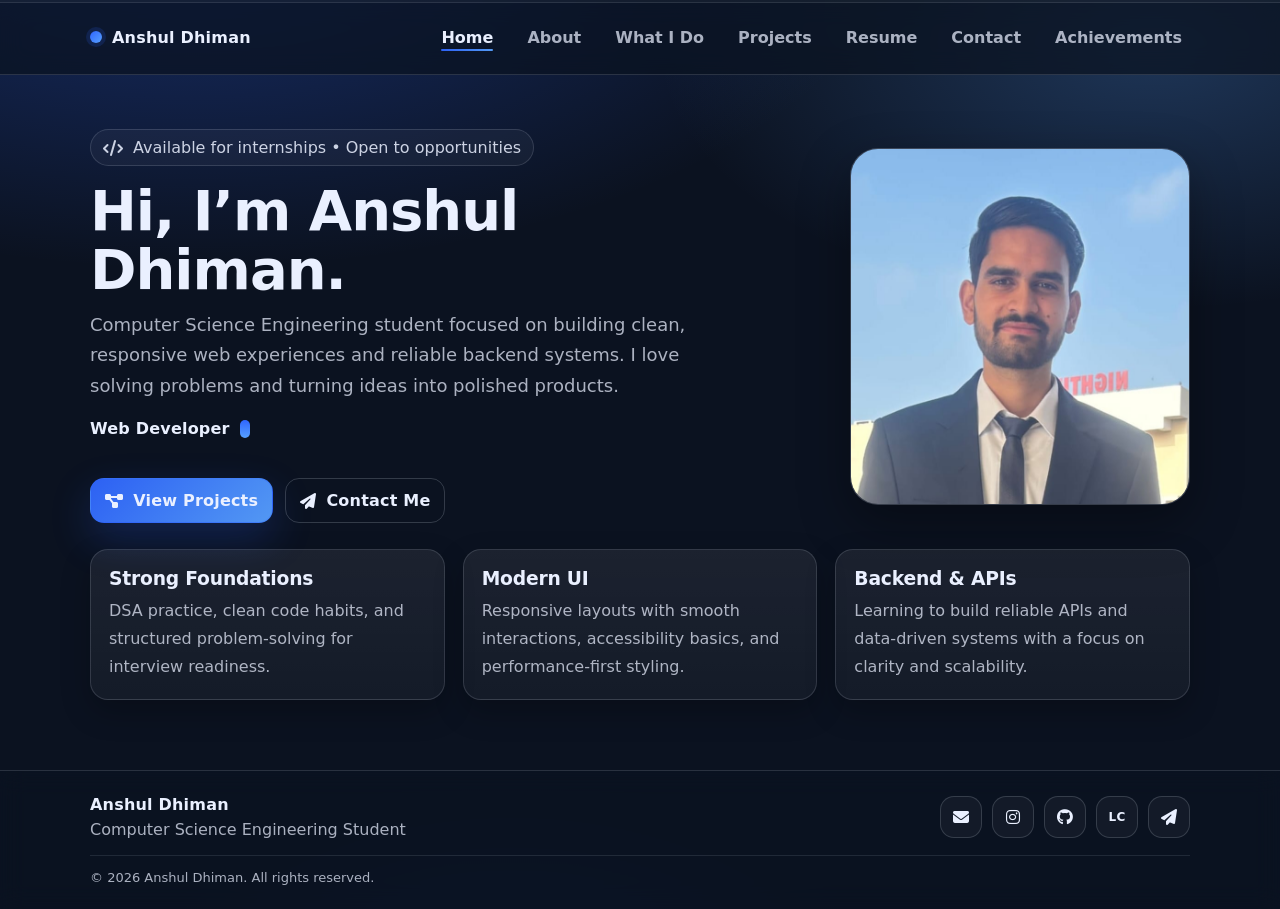
<file: index.html>
<!DOCTYPE html>
<html lang="en">
<head>
    <meta charset="UTF-8">
    <meta name="viewport" content="width=device-width, initial-scale=1.0">
    <title>Anshul Dhiman | Portfolio</title>

    <link rel="stylesheet" href="assets/css/main.css">
    <link rel="preconnect" href="https://cdnjs.cloudflare.com" crossorigin>
    <link rel="stylesheet" href="https://cdnjs.cloudflare.com/ajax/libs/font-awesome/6.5.0/css/all.min.css">
</head>

<body>
    <a class="skip-link" href="#main">Skip to content</a>
    <div id="site-nav"></div>

    <main id="main">
        <section class="container hero">
            <div class="reveal">
                <div class="hero-kicker">
                    <i class="fa-solid fa-code" aria-hidden="true"></i>
                    <span>Available for internships • Open to opportunities</span>
                </div>

                <h1>Hi, I’m Anshul Dhiman.</h1>
                <p class="hero-subtitle">
                    Computer Science Engineering student focused on building clean, responsive web experiences and reliable backend systems.
                    I love solving problems and turning ideas into polished products.
                </p>

                <div class="typing" aria-label="Typing roles">
                    <span data-typing="Web Developer | Backend Learner | Problem Solver"></span>
                    <span class="cursor" aria-hidden="true"></span>
                </div>

                <div class="btn-row">
                    <a class="btn primary" href="projects.html">
                        <i class="fa-solid fa-diagram-project" aria-hidden="true"></i>
                        View Projects
                    </a>
                    <a class="btn ghost" href="contact.html">
                        <i class="fa-solid fa-paper-plane" aria-hidden="true"></i>
                        Contact Me
                    </a>
                </div>
            </div>

            <div class="hero-portrait reveal">
                <img src="images/profile.jpg" alt="Portrait of Anshul Dhiman">
            </div>
        </section>

        <section class="container" id="highlights" style="margin-top: 26px;">
            <div class="grid three">
                <article class="card reveal">
                    <h3>Strong Foundations</h3>
                    <p>DSA practice, clean code habits, and structured problem-solving for interview readiness.</p>
                </article>
                <article class="card reveal">
                    <h3>Modern UI</h3>
                    <p>Responsive layouts with smooth interactions, accessibility basics, and performance-first styling.</p>
                </article>
                <article class="card reveal">
                    <h3>Backend & APIs</h3>
                    <p>Learning to build reliable APIs and data-driven systems with a focus on clarity and scalability.</p>
                </article>
            </div>
        </section>
    </main>

    <div id="site-footer"></div>

    <script src="assets/js/main.js" defer></script>
</body>
</html>
</file>
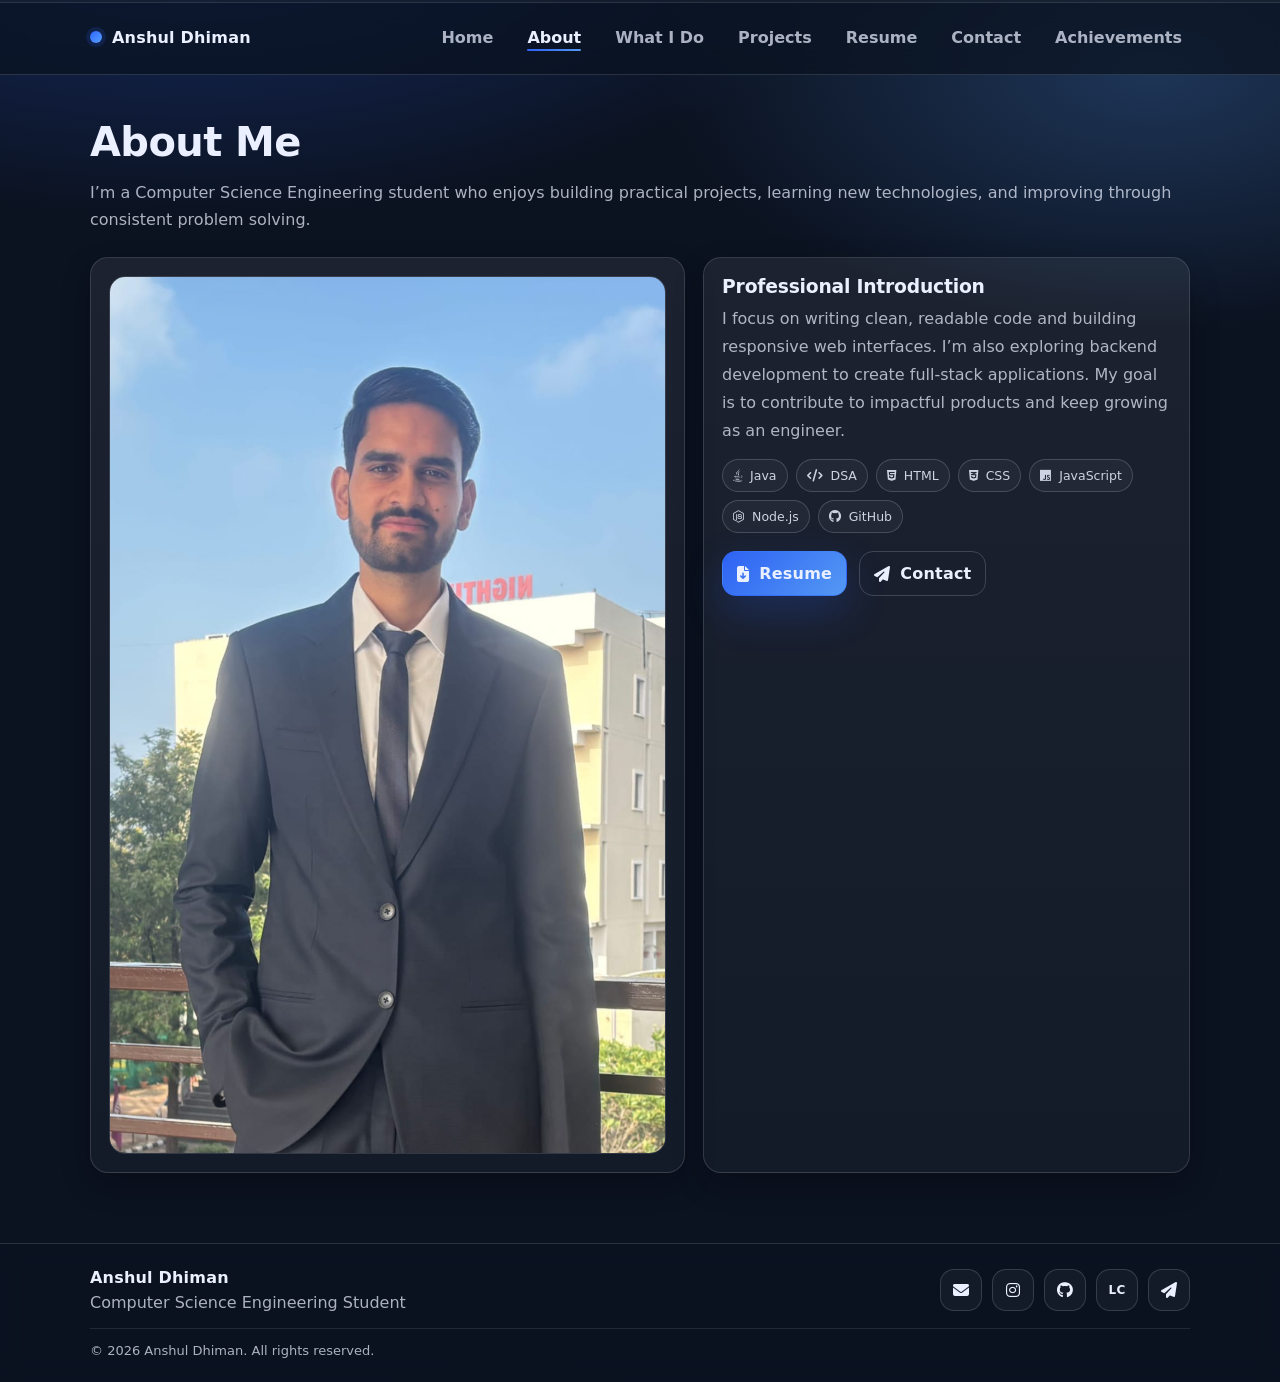
<file: about.html>
<!DOCTYPE html>
<html lang="en">
<head>
    <meta charset="UTF-8">
    <meta name="viewport" content="width=device-width, initial-scale=1.0">
    <title>About | Anshul Dhiman</title>
    <link rel="stylesheet" href="assets/css/main.css">
    <link rel="preconnect" href="https://cdnjs.cloudflare.com" crossorigin>
    <link rel="stylesheet" href="https://cdnjs.cloudflare.com/ajax/libs/font-awesome/6.5.0/css/all.min.css">
</head>

<body>
    <a class="skip-link" href="#main">Skip to content</a>
    <div id="site-nav"></div>

    <main id="main">
        <section class="container">
            <h1 class="page-title reveal">About Me</h1>
            <p class="page-lead reveal">
                I’m a Computer Science Engineering student who enjoys building practical projects, learning new technologies, and improving through consistent problem solving.
            </p>

            <div class="grid two">
                <div class="card reveal">
                    <img src="images/profile1.jpeg" alt="Anshul Dhiman" style="border-radius: 16px; border: 1px solid rgba(234,240,255,0.14);">
                </div>

                <div class="card reveal">
                    <h3>Professional Introduction</h3>
                    <p>
                        I focus on writing clean, readable code and building responsive web interfaces. I’m also exploring backend development to create full-stack applications.
                        My goal is to contribute to impactful products and keep growing as an engineer.
                    </p>

                    <div class="meta" aria-label="Skills badges">
                        <span class="badge"><i class="fa-brands fa-java" aria-hidden="true"></i> Java</span>
                        <span class="badge"><i class="fa-solid fa-code" aria-hidden="true"></i> DSA</span>
                        <span class="badge"><i class="fa-brands fa-html5" aria-hidden="true"></i> HTML</span>
                        <span class="badge"><i class="fa-brands fa-css3-alt" aria-hidden="true"></i> CSS</span>
                        <span class="badge"><i class="fa-brands fa-js" aria-hidden="true"></i> JavaScript</span>
                        <span class="badge"><i class="fa-brands fa-node-js" aria-hidden="true"></i> Node.js</span>
                        <span class="badge"><i class="fa-brands fa-github" aria-hidden="true"></i> GitHub</span>
                    </div>

                    <div class="btn-row">
                        <a class="btn primary" href="resume.html"><i class="fa-solid fa-file-arrow-down" aria-hidden="true"></i> Resume</a>
                        <a class="btn ghost" href="contact.html"><i class="fa-solid fa-paper-plane" aria-hidden="true"></i> Contact</a>
                    </div>
                </div>
            </div>
        </section>
    </main>

    <div id="site-footer"></div>
    <script src="assets/js/main.js" defer></script>
</body>
</html>
</file>
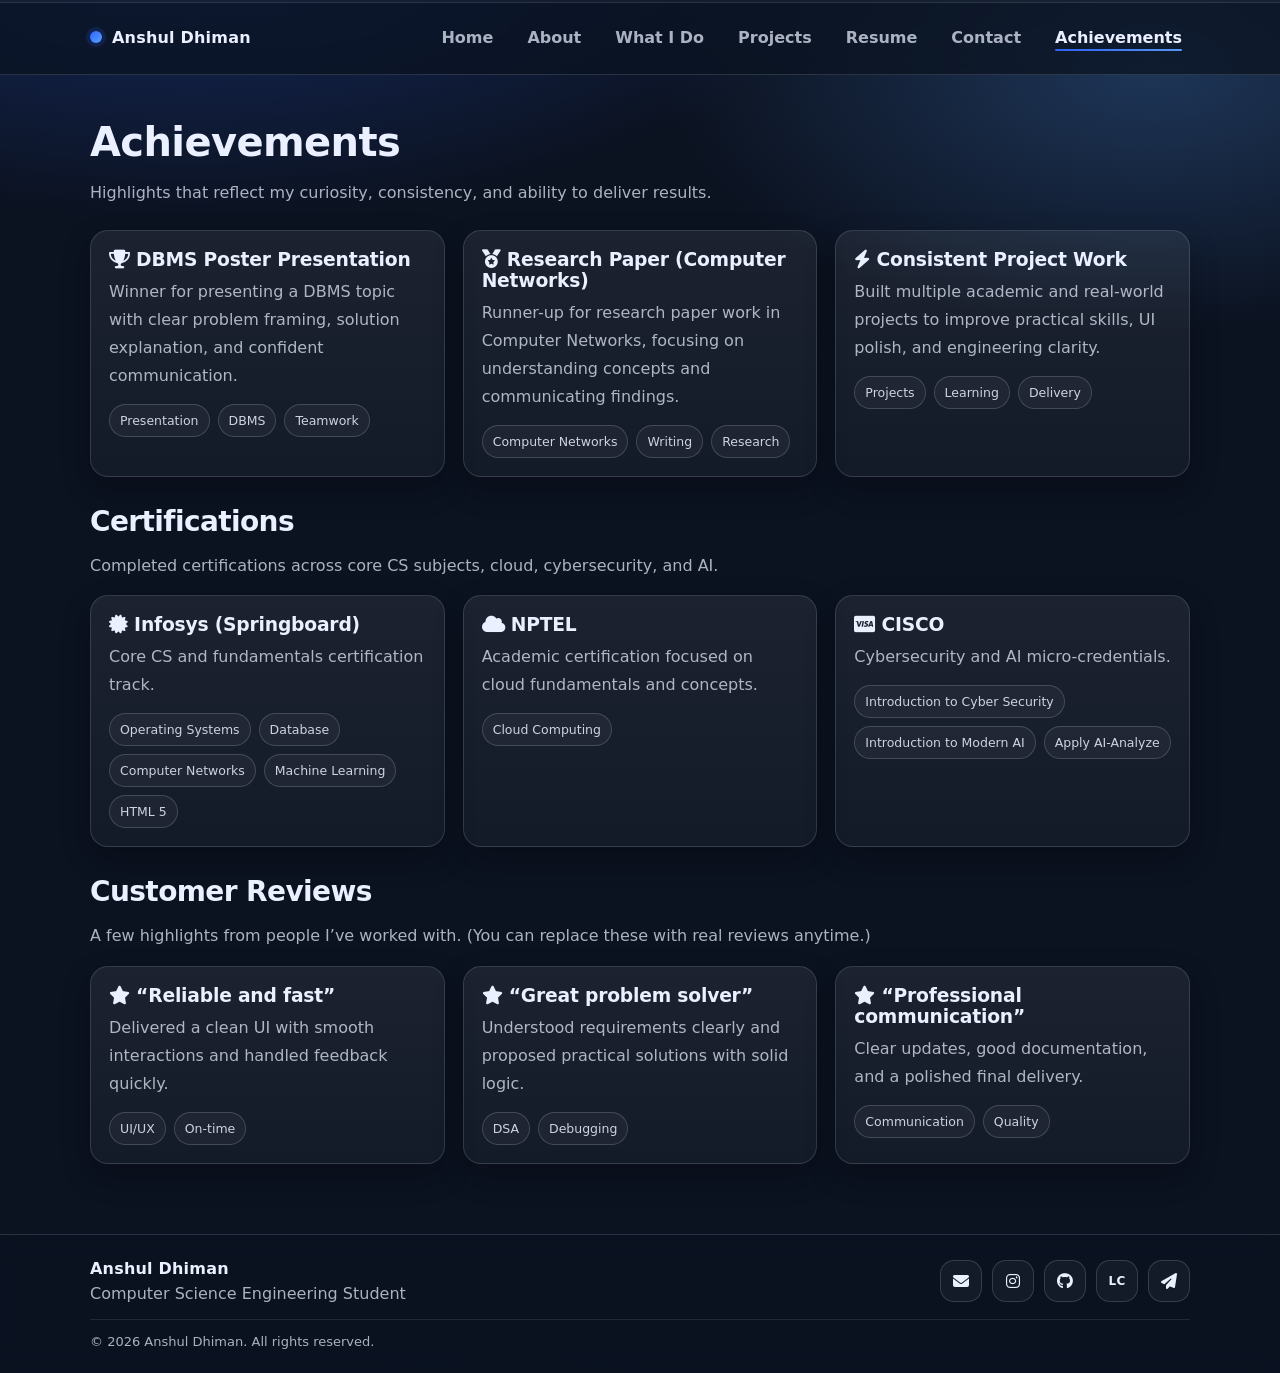
<file: achievements.html>
<!DOCTYPE html>
<html lang="en">
<head>
    <meta charset="UTF-8">
    <meta name="viewport" content="width=device-width, initial-scale=1.0">
    <title>Achievements | Anshul Dhiman</title>
    <link rel="stylesheet" href="assets/css/main.css">
    <link rel="preconnect" href="https://cdnjs.cloudflare.com" crossorigin>
    <link rel="stylesheet" href="https://cdnjs.cloudflare.com/ajax/libs/font-awesome/6.5.0/css/all.min.css">
</head>
<body>
    <a class="skip-link" href="#main">Skip to content</a>
    <div id="site-nav"></div>

    <main id="main">
        <section class="container">
            <h1 class="page-title reveal">Achievements</h1>
            <p class="page-lead reveal">Highlights that reflect my curiosity, consistency, and ability to deliver results.</p>

            <div class="grid three">
                <article class="card reveal">
                    <h3><i class="fa-solid fa-trophy" aria-hidden="true"></i> DBMS Poster Presentation</h3>
                    <p>Winner for presenting a DBMS topic with clear problem framing, solution explanation, and confident communication.</p>
                    <div class="meta">
                        <span class="badge">Presentation</span>
                        <span class="badge">DBMS</span>
                        <span class="badge">Teamwork</span>
                    </div>
                </article>

                <article class="card reveal">
                    <h3><i class="fa-solid fa-medal" aria-hidden="true"></i> Research Paper (Computer Networks)</h3>
                    <p>Runner-up for research paper work in Computer Networks, focusing on understanding concepts and communicating findings.</p>
                    <div class="meta">
                        <span class="badge">Computer Networks</span>
                        <span class="badge">Writing</span>
                        <span class="badge">Research</span>
                    </div>
                </article>

                <article class="card reveal">
                    <h3><i class="fa-solid fa-bolt" aria-hidden="true"></i> Consistent Project Work</h3>
                    <p>Built multiple academic and real-world projects to improve practical skills, UI polish, and engineering clarity.</p>
                    <div class="meta">
                        <span class="badge">Projects</span>
                        <span class="badge">Learning</span>
                        <span class="badge">Delivery</span>
                    </div>
                </article>
            </div>

            <div style="height: 18px;"></div>

            <h2 class="page-title reveal" style="font-size: clamp(22px, 2.3vw, 28px); margin-top: 10px;">Certifications</h2>
            <p class="page-lead reveal" style="margin-bottom: 16px;">Completed certifications across core CS subjects, cloud, cybersecurity, and AI.</p>

            <div class="grid three">
                <article class="card reveal">
                    <h3><i class="fa-solid fa-certificate" aria-hidden="true"></i> Infosys (Springboard)</h3>
                    <p>Core CS and fundamentals certification track.</p>
                    <div class="meta" aria-label="Infosys certifications">
                        <span class="badge">Operating Systems</span>
                        <span class="badge">Database</span>
                        <span class="badge">Computer Networks</span>
                        <span class="badge">Machine Learning</span>
                        <span class="badge">HTML 5</span>
                    </div>
                </article>

                <article class="card reveal">
                    <h3><i class="fa-solid fa-cloud" aria-hidden="true"></i> NPTEL</h3>
                    <p>Academic certification focused on cloud fundamentals and concepts.</p>
                    <div class="meta" aria-label="NPTEL certifications">
                        <span class="badge">Cloud Computing</span>
                    </div>
                </article>

                <article class="card reveal">
                    <h3><i class="fa-brands fa-cc-visa" aria-hidden="true"></i> CISCO</h3>
                    <p>Cybersecurity and AI micro-credentials.</p>
                    <div class="meta" aria-label="CISCO certifications">
                        <span class="badge">Introduction to Cyber Security</span>
                        <span class="badge">Introduction to Modern AI</span>
                        <span class="badge">Apply AI-Analyze</span>
                    </div>
                </article>
            </div>

            <div style="height: 18px;"></div>

            <h2 class="page-title reveal" style="font-size: clamp(22px, 2.3vw, 28px); margin-top: 10px;">Customer Reviews</h2>
            <p class="page-lead reveal" style="margin-bottom: 16px;">
                A few highlights from people I’ve worked with. (You can replace these with real reviews anytime.)
            </p>

            <div class="grid three">
                <article class="card reveal">
                    <h3><i class="fa-solid fa-star" aria-hidden="true"></i> “Reliable and fast”</h3>
                    <p>Delivered a clean UI with smooth interactions and handled feedback quickly.</p>
                    <div class="meta">
                        <span class="badge">UI/UX</span>
                        <span class="badge">On-time</span>
                    </div>
                </article>

                <article class="card reveal">
                    <h3><i class="fa-solid fa-star" aria-hidden="true"></i> “Great problem solver”</h3>
                    <p>Understood requirements clearly and proposed practical solutions with solid logic.</p>
                    <div class="meta">
                        <span class="badge">DSA</span>
                        <span class="badge">Debugging</span>
                    </div>
                </article>

                <article class="card reveal">
                    <h3><i class="fa-solid fa-star" aria-hidden="true"></i> “Professional communication”</h3>
                    <p>Clear updates, good documentation, and a polished final delivery.</p>
                    <div class="meta">
                        <span class="badge">Communication</span>
                        <span class="badge">Quality</span>
                    </div>
                </article>
            </div>
        </section>
    </main>

    <div id="site-footer"></div>
    <script src="assets/js/main.js" defer></script>
</body>
</html>
</file>
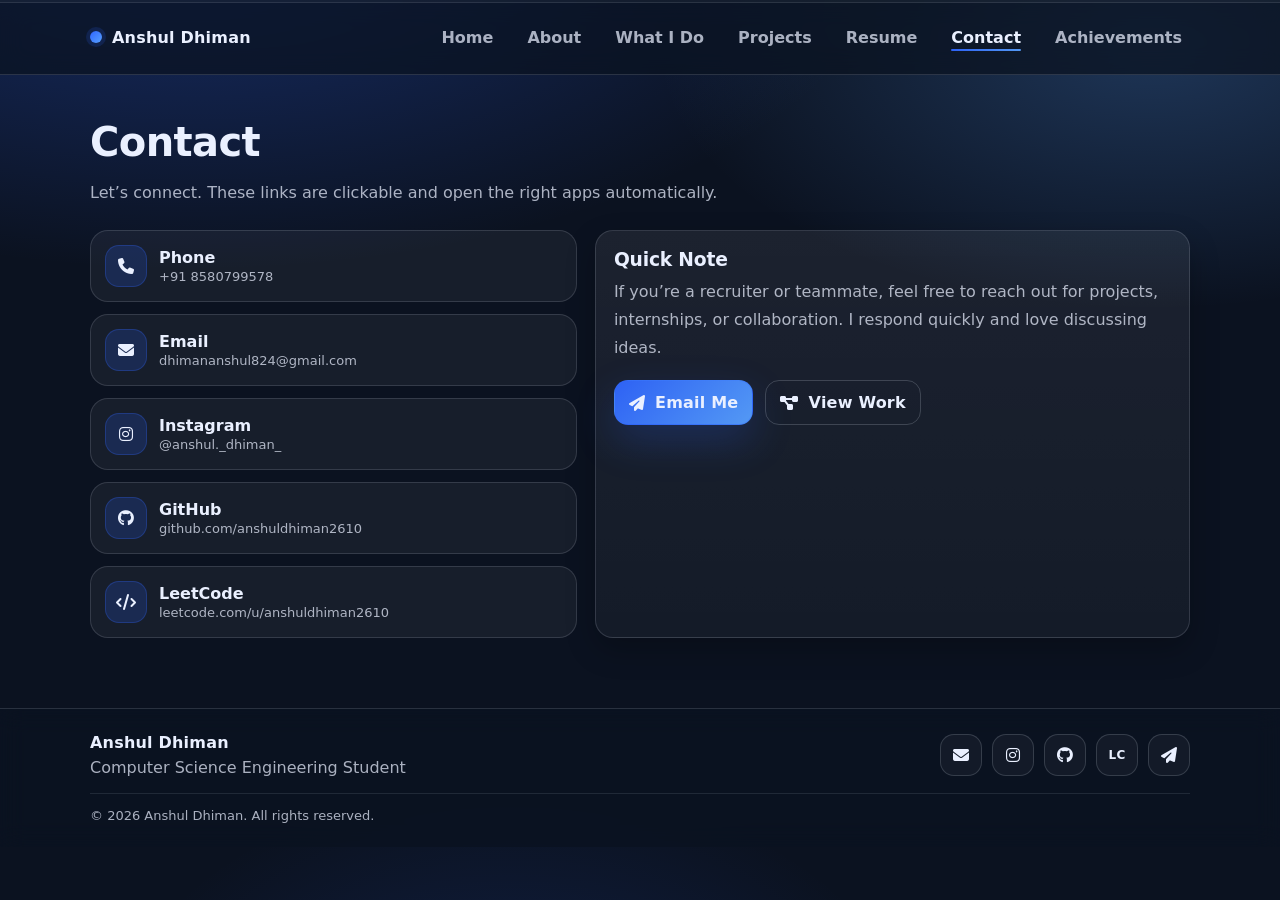
<file: contact.html>
<!DOCTYPE html>
<html lang="en">
<head>
    <meta charset="UTF-8">
    <meta name="viewport" content="width=device-width, initial-scale=1.0">
    <title>Contact | Anshul Dhiman</title>
    <link rel="stylesheet" href="assets/css/main.css">
    <link rel="preconnect" href="https://cdnjs.cloudflare.com" crossorigin>
    <link rel="stylesheet" href="https://cdnjs.cloudflare.com/ajax/libs/font-awesome/6.5.0/css/all.min.css">
</head>
<body>
    <a class="skip-link" href="#main">Skip to content</a>
    <div id="site-nav"></div>

    <main id="main">
        <section class="container">
            <h1 class="page-title reveal">Contact</h1>
            <p class="page-lead reveal">Let’s connect. These links are clickable and open the right apps automatically.</p>

            <div class="contact-grid">
                <div class="contact-links reveal" aria-label="Contact links">
                    <a class="link-card" href="tel:8580799578">
                        <span class="link-ico"><i class="fa-solid fa-phone"></i></span>
                        <span>
                            <div class="link-main">Phone</div>
                            <div class="link-sub">+91 8580799578</div>
                        </span>
                    </a>

                    <a class="link-card" href="mailto:dhimananshul824@gmail.com">
                        <span class="link-ico"><i class="fa-solid fa-envelope"></i></span>
                        <span>
                            <div class="link-main">Email</div>
                            <div class="link-sub">dhimananshul824@gmail.com</div>
                        </span>
                    </a>

                    <a class="link-card" href="https://instagram.com/anshul._dhiman_" target="_blank" rel="noreferrer">
                        <span class="link-ico"><i class="fa-brands fa-instagram"></i></span>
                        <span>
                            <div class="link-main">Instagram</div>
                            <div class="link-sub">@anshul._dhiman_</div>
                        </span>
                    </a>

                    <a class="link-card" href="https://github.com/anshuldhiman2610" target="_blank" rel="noreferrer">
                        <span class="link-ico"><i class="fa-brands fa-github"></i></span>
                        <span>
                            <div class="link-main">GitHub</div>
                            <div class="link-sub">github.com/anshuldhiman2610</div>
                        </span>
                    </a>

                    <a class="link-card" href="https://leetcode.com/u/anshuldhiman2610/" target="_blank" rel="noreferrer">
                        <span class="link-ico"><i class="fa-solid fa-code"></i></span>
                        <span>
                            <div class="link-main">LeetCode</div>
                            <div class="link-sub">leetcode.com/u/anshuldhiman2610</div>
                        </span>
                    </a>
                </div>

                <div class="card reveal">
                    <h3>Quick Note</h3>
                    <p>
                        If you’re a recruiter or teammate, feel free to reach out for projects, internships, or collaboration.
                        I respond quickly and love discussing ideas.
                    </p>

                    <div class="btn-row">
                        <a class="btn primary" href="mailto:dhimananshul824@gmail.com">
                            <i class="fa-solid fa-paper-plane" aria-hidden="true"></i> Email Me
                        </a>
                        <a class="btn ghost" href="projects.html">
                            <i class="fa-solid fa-diagram-project" aria-hidden="true"></i> View Work
                        </a>
                    </div>
                </div>
            </div>
        </section>
    </main>

    <div id="site-footer"></div>
    <script src="assets/js/main.js" defer></script>
</body>
</html>
</file>
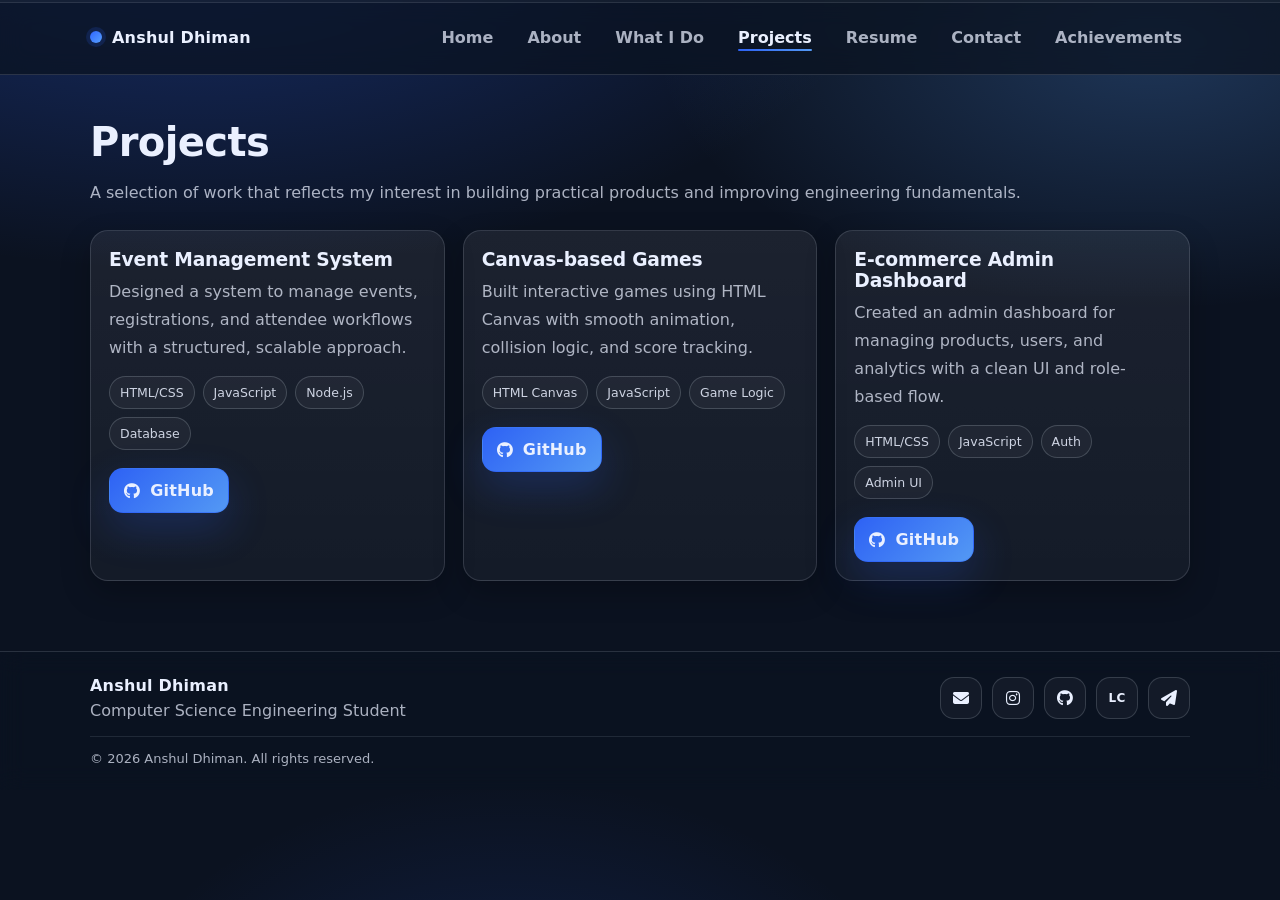
<file: projects.html>
<!DOCTYPE html>
<html lang="en">
<head>
    <meta charset="UTF-8">
    <meta name="viewport" content="width=device-width, initial-scale=1.0">
    <title>Projects | Anshul Dhiman</title>
    <link rel="stylesheet" href="assets/css/main.css">
    <link rel="preconnect" href="https://cdnjs.cloudflare.com" crossorigin>
    <link rel="stylesheet" href="https://cdnjs.cloudflare.com/ajax/libs/font-awesome/6.5.0/css/all.min.css">
</head>
<body>
    <a class="skip-link" href="#main">Skip to content</a>
    <div id="site-nav"></div>

    <main id="main">
        <section class="container">
            <h1 class="page-title reveal">Projects</h1>
            <p class="page-lead reveal">
                A selection of work that reflects my interest in building practical products and improving engineering fundamentals.
            </p>

            <div class="grid three">
                <article class="card reveal">
                    <h3>Event Management System</h3>
                    <p>Designed a system to manage events, registrations, and attendee workflows with a structured, scalable approach.</p>
                    <div class="meta" aria-label="Tech stack">
                        <span class="badge">HTML/CSS</span>
                        <span class="badge">JavaScript</span>
                        <span class="badge">Node.js</span>
                        <span class="badge">Database</span>
                    </div>
                    <div class="btn-row">
                        <a class="btn primary" href="https://github.com/anshuldhiman2610" target="_blank" rel="noreferrer">
                            <i class="fa-brands fa-github" aria-hidden="true"></i> GitHub
                        </a>
                    </div>
                </article>

                <article class="card reveal">
                    <h3>Canvas-based Games</h3>
                    <p>Built interactive games using HTML Canvas with smooth animation, collision logic, and score tracking.</p>
                    <div class="meta" aria-label="Tech stack">
                        <span class="badge">HTML Canvas</span>
                        <span class="badge">JavaScript</span>
                        <span class="badge">Game Logic</span>
                    </div>
                    <div class="btn-row">
                        <a class="btn primary" href="https://github.com/anshuldhiman2610" target="_blank" rel="noreferrer">
                            <i class="fa-brands fa-github" aria-hidden="true"></i> GitHub
                        </a>
                    </div>
                </article>

                <article class="card reveal">
                    <h3>E-commerce Admin Dashboard</h3>
                    <p>Created an admin dashboard for managing products, users, and analytics with a clean UI and role-based flow.</p>
                    <div class="meta" aria-label="Tech stack">
                        <span class="badge">HTML/CSS</span>
                        <span class="badge">JavaScript</span>
                        <span class="badge">Auth</span>
                        <span class="badge">Admin UI</span>
                    </div>
                    <div class="btn-row">
                        <a class="btn primary" href="https://github.com/anshuldhiman2610" target="_blank" rel="noreferrer">
                            <i class="fa-brands fa-github" aria-hidden="true"></i> GitHub
                        </a>
                    </div>
                </article>
            </div>
        </section>
    </main>

    <div id="site-footer"></div>
    <script src="assets/js/main.js" defer></script>
</body>
</html>
</file>
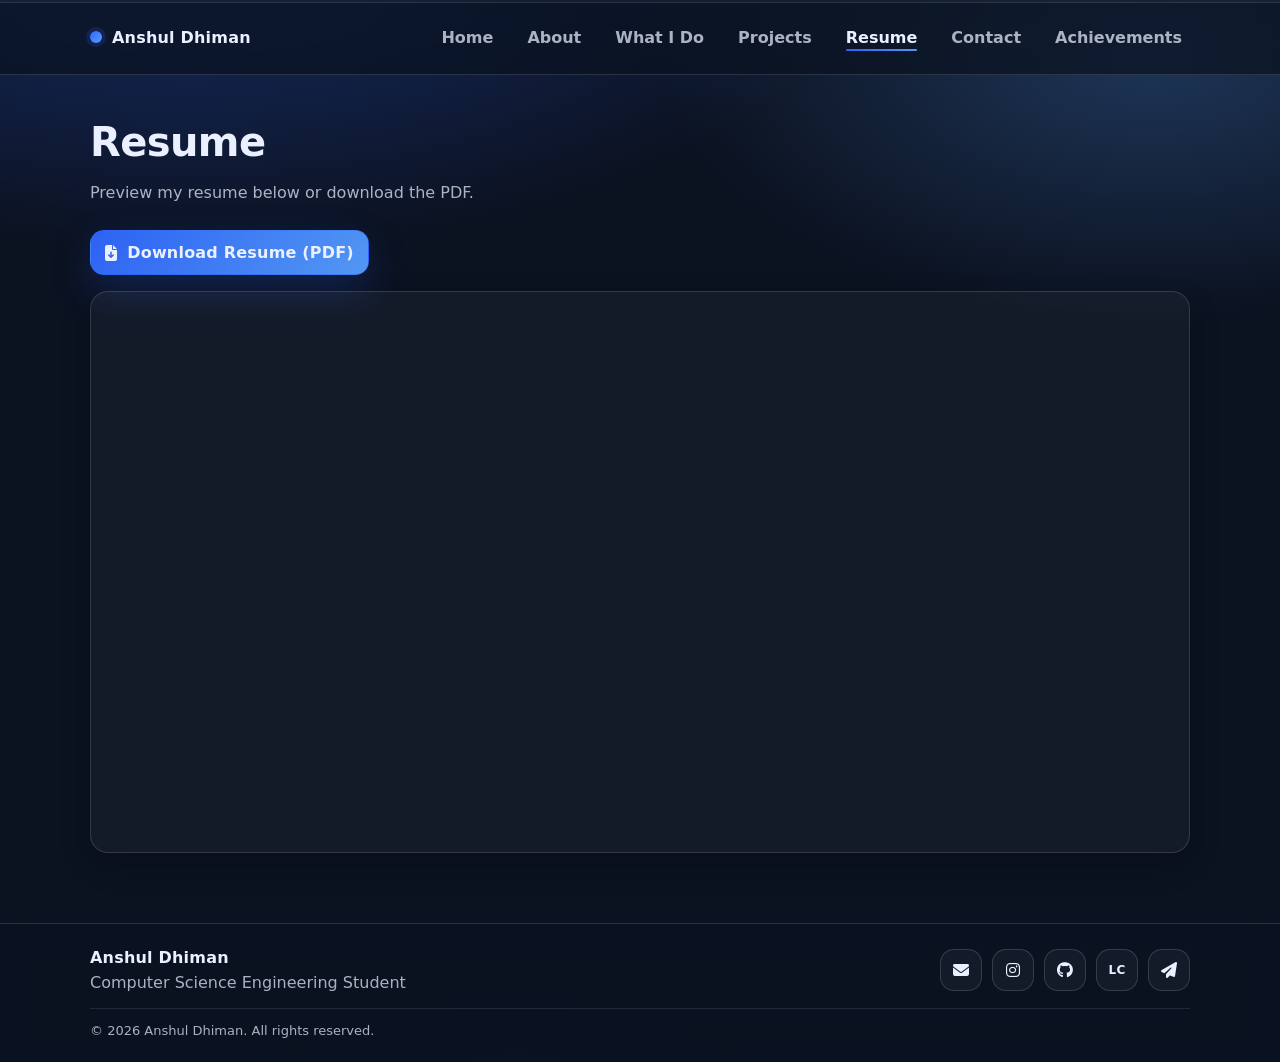
<file: resume.html>
<!DOCTYPE html>
<html lang="en">
<head>
    <meta charset="UTF-8">
    <meta name="viewport" content="width=device-width, initial-scale=1.0">
    <title>Resume | Anshul Dhiman</title>
    <link rel="stylesheet" href="assets/css/main.css">
    <link rel="preconnect" href="https://cdnjs.cloudflare.com" crossorigin>
    <link rel="stylesheet" href="https://cdnjs.cloudflare.com/ajax/libs/font-awesome/6.5.0/css/all.min.css">
</head>
<body>
    <a class="skip-link" href="#main">Skip to content</a>
    <div id="site-nav"></div>

    <main id="main">
        <section class="container">
            <h1 class="page-title reveal">Resume</h1>
            <p class="page-lead reveal">
                Preview my resume below or download the PDF.
            </p>

            <div class="btn-row reveal">
                <a class="btn primary" href="resume.pdf" download>
                    <i class="fa-solid fa-file-arrow-down" aria-hidden="true"></i> Download Resume (PDF)
                </a>
            </div>

            <div class="resume-frame reveal" style="margin-top: 16px;">
                <object data="resume.pdf" type="application/pdf">
                    <iframe src="resume.pdf" title="Resume preview"></iframe>
                </object>
            </div>
        </section>
    </main>

    <div id="site-footer"></div>
    <script src="assets/js/main.js" defer></script>
</body>
</html>
</file>
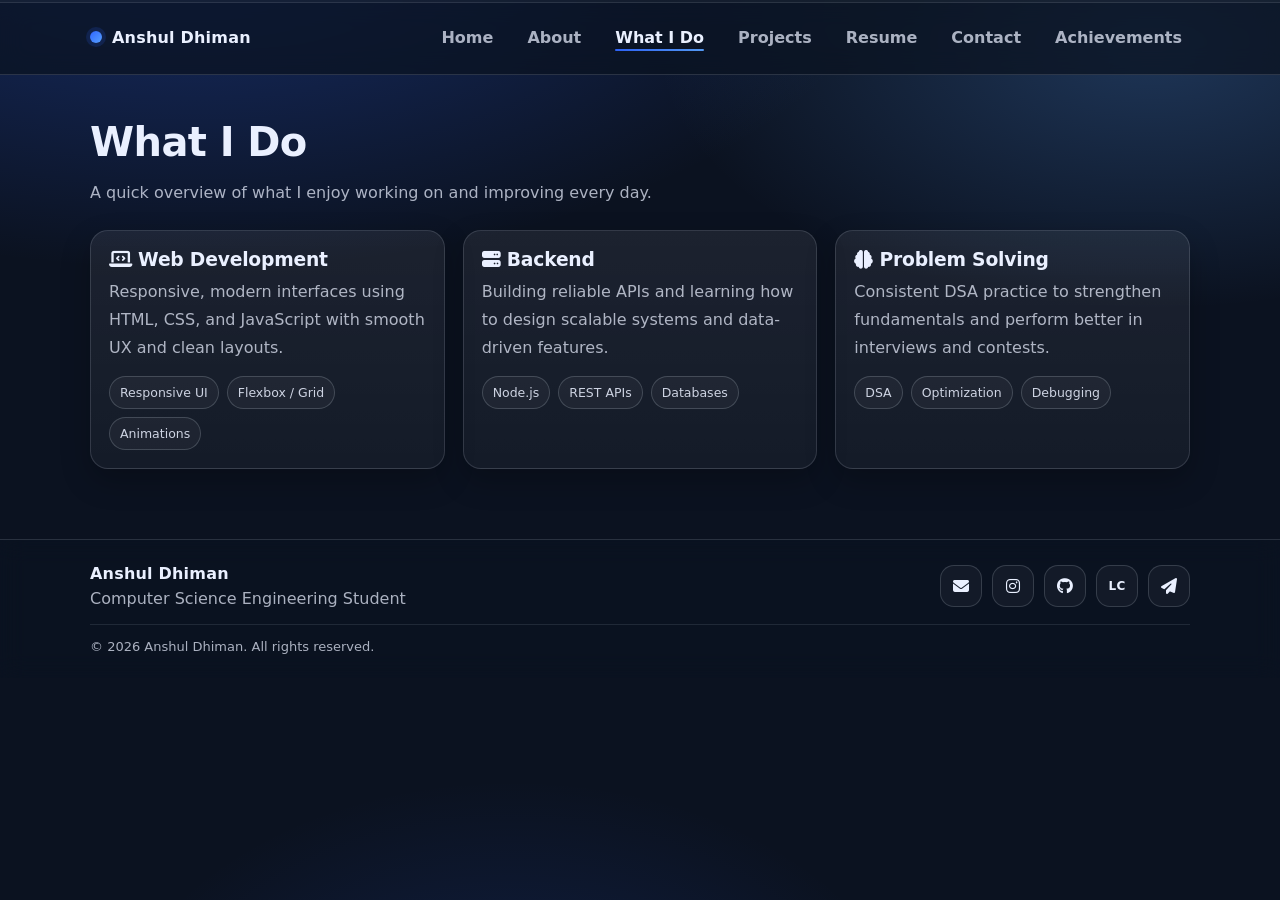
<file: whatido.html>
<!DOCTYPE html>
<html lang="en">
<head>
    <meta charset="UTF-8">
    <meta name="viewport" content="width=device-width, initial-scale=1.0">
    <title>What I Do | Anshul Dhiman</title>
    <link rel="stylesheet" href="assets/css/main.css">
    <link rel="preconnect" href="https://cdnjs.cloudflare.com" crossorigin>
    <link rel="stylesheet" href="https://cdnjs.cloudflare.com/ajax/libs/font-awesome/6.5.0/css/all.min.css">
</head>
<body>
    <a class="skip-link" href="#main">Skip to content</a>
    <div id="site-nav"></div>

    <main id="main">
        <section class="container">
            <h1 class="page-title reveal">What I Do</h1>
            <p class="page-lead reveal">A quick overview of what I enjoy working on and improving every day.</p>

            <div class="grid three">
                <article class="card reveal">
                    <h3><i class="fa-solid fa-laptop-code" aria-hidden="true"></i> Web Development</h3>
                    <p>Responsive, modern interfaces using HTML, CSS, and JavaScript with smooth UX and clean layouts.</p>
                    <div class="meta">
                        <span class="badge">Responsive UI</span>
                        <span class="badge">Flexbox / Grid</span>
                        <span class="badge">Animations</span>
                    </div>
                </article>

                <article class="card reveal">
                    <h3><i class="fa-solid fa-server" aria-hidden="true"></i> Backend</h3>
                    <p>Building reliable APIs and learning how to design scalable systems and data-driven features.</p>
                    <div class="meta">
                        <span class="badge">Node.js</span>
                        <span class="badge">REST APIs</span>
                        <span class="badge">Databases</span>
                    </div>
                </article>

                <article class="card reveal">
                    <h3><i class="fa-solid fa-brain" aria-hidden="true"></i> Problem Solving</h3>
                    <p>Consistent DSA practice to strengthen fundamentals and perform better in interviews and contests.</p>
                    <div class="meta">
                        <span class="badge">DSA</span>
                        <span class="badge">Optimization</span>
                        <span class="badge">Debugging</span>
                    </div>
                </article>
            </div>
        </section>
    </main>

    <div id="site-footer"></div>
    <script src="assets/js/main.js" defer></script>
</body>
</html>
</file>
<file: assets/css/main.css>
:root{
  --bg: #0b1220;
  --panel: rgba(255,255,255,0.06);
  --panel-2: rgba(255,255,255,0.09);
  --text: #eaf0ff;
  --muted: rgba(234,240,255,0.72);
  --line: rgba(234,240,255,0.14);
  --shadow: 0 18px 50px rgba(0,0,0,0.35);

  --brand: #2f66ff;          /* royal blue */
  --brand-2: #57a0ff;        /* lighter blue */
  --accent: #ffffff;

  --radius-lg: 18px;
  --radius-md: 14px;
  --radius-sm: 12px;
  --container: 1100px;
}

*{ box-sizing:border-box; }
html{ scroll-behavior:smooth; }
body{
  margin:0;
  font-family: ui-sans-serif, system-ui, -apple-system, Segoe UI, Roboto, Arial, "Noto Sans", "Liberation Sans", sans-serif;
  color: var(--text);
  background:
    radial-gradient(1200px 600px at 15% -10%, rgba(47,102,255,0.35), transparent 60%),
    radial-gradient(900px 480px at 90% 5%, rgba(87,160,255,0.25), transparent 55%),
    radial-gradient(700px 500px at 40% 120%, rgba(47,102,255,0.18), transparent 60%),
    var(--bg);
  min-height:100vh;
}

a{ color: inherit; text-decoration:none; }
img{ max-width:100%; display:block; }

.container{
  width: min(var(--container), calc(100% - 40px));
  margin-inline:auto;
}

.skip-link{
  position:absolute;
  left:-999px;
  top:auto;
  width:1px;
  height:1px;
  overflow:hidden;
}
.skip-link:focus{
  left:16px;
  top:16px;
  width:auto;
  height:auto;
  padding:10px 12px;
  border-radius:10px;
  background: rgba(255,255,255,0.12);
  border:1px solid var(--line);
  z-index: 9999;
}

/* ---------- Header / Navbar ---------- */
.site-header{
  position: sticky;
  top: 0;
  z-index: 50;
  backdrop-filter: blur(12px);
  background: rgba(11,18,32,0.72);
  border-bottom: 1px solid var(--line);
}
.nav-inner{
  height: 74px;
  display:flex;
  align-items:center;
  justify-content:space-between;
  gap: 14px;
}

.brand{
  display:flex;
  align-items:center;
  gap: 10px;
  font-weight: 750;
  letter-spacing: 0.2px;
}
.brand-mark{
  width: 12px;
  height: 12px;
  border-radius: 999px;
  background: linear-gradient(135deg, var(--brand), var(--brand-2));
  box-shadow: 0 0 0 4px rgba(47,102,255,0.16);
}
.brand-text{ font-size: 16px; }

.nav-links{
  list-style:none;
  display:flex;
  align-items:center;
  gap: 18px;
  margin: 0;
  padding: 0;
}

.nav-link{
  position:relative;
  display:inline-flex;
  padding: 10px 8px;
  color: var(--muted);
  font-weight: 600;
  transition: color 220ms ease;
}

.nav-link::after{
  content:"";
  position:absolute;
  left: 8px;
  right: 8px;
  bottom: 6px;
  height: 2px;
  border-radius: 99px;
  background: linear-gradient(90deg, var(--brand), var(--brand-2));
  transform: scaleX(0);
  transform-origin: left;
  transition: transform 220ms ease;
  opacity: 0.95;
}

.nav-link:hover{ color: var(--text); }
.nav-link:hover::after{ transform: scaleX(1); }

.nav-link.is-active{
  color: var(--text);
}
.nav-link.is-active::after{
  transform: scaleX(1);
}

.nav-toggle{
  display:none;
  width: 44px;
  height: 44px;
  border-radius: 12px;
  border: 1px solid var(--line);
  background: rgba(255,255,255,0.05);
  color: var(--text);
  cursor:pointer;
  transition: transform 200ms ease, background 200ms ease, border-color 200ms ease;
}
.nav-toggle:hover{
  transform: translateY(-1px);
  background: rgba(255,255,255,0.08);
  border-color: rgba(234,240,255,0.22);
}
.nav-toggle-lines{
  display:block;
  width: 18px;
  height: 2px;
  background: var(--text);
  margin: 0 auto;
  border-radius: 99px;
  position: relative;
}
.nav-toggle-lines::before,
.nav-toggle-lines::after{
  content:"";
  position:absolute;
  left: 0;
  width: 18px;
  height: 2px;
  background: var(--text);
  border-radius: 99px;
}
.nav-toggle-lines::before{ top: -6px; }
.nav-toggle-lines::after{ top: 6px; }

@media (max-width: 920px){
  .nav-toggle{ display:inline-flex; align-items:center; justify-content:center; }
  .nav{
    position: fixed;
    inset: 74px 0 auto 0;
    background: rgba(11,18,32,0.86);
    backdrop-filter: blur(12px);
    border-bottom: 1px solid var(--line);
    transform: translateY(-8px);
    opacity: 0;
    pointer-events: none;
    transition: opacity 200ms ease, transform 200ms ease;
  }
  .nav.is-open{
    opacity: 1;
    pointer-events: auto;
    transform: translateY(0);
  }
  .nav-links{
    width: min(var(--container), calc(100% - 40px));
    margin: 0 auto;
    padding: 14px 0 18px;
    flex-direction: column;
    align-items: flex-start;
    gap: 6px;
  }
  .nav-link{ width:100%; padding: 12px 10px; border-radius: 12px; }
  .nav-link::after{ display:none; }
  .nav-link:hover{
    background: rgba(255,255,255,0.06);
    color: var(--text);
  }
  .nav-link.is-active{
    background: rgba(47,102,255,0.18);
    border: 1px solid rgba(47,102,255,0.28);
  }
}

/* ---------- Sections / Layout ---------- */
main{ padding: 44px 0 70px; }
.page-title{
  font-size: clamp(28px, 3.4vw, 40px);
  letter-spacing: -0.6px;
  margin: 0 0 14px;
}
.page-lead{
  color: var(--muted);
  margin: 0 0 24px;
  line-height: 1.7;
}

.grid{
  display:grid;
  gap: 18px;
}
.grid.two{ grid-template-columns: 1.1fr 0.9fr; }
.grid.three{ grid-template-columns: repeat(3, 1fr); }
@media (max-width: 920px){
  .grid.two, .grid.three{ grid-template-columns: 1fr; }
}

.card{
  border-radius: var(--radius-lg);
  border: 1px solid var(--line);
  background: linear-gradient(180deg, rgba(255,255,255,0.07), rgba(255,255,255,0.04));
  box-shadow: 0 12px 30px rgba(0,0,0,0.24);
  padding: 18px 18px;
  transition: transform 220ms ease, border-color 220ms ease, background 220ms ease;
}
.card:hover{
  transform: translateY(-6px);
  border-color: rgba(87,160,255,0.28);
  background: linear-gradient(180deg, rgba(255,255,255,0.09), rgba(255,255,255,0.05));
}

.card h3{
  margin: 0 0 8px;
  letter-spacing: -0.2px;
}
.card p{
  margin: 0;
  color: var(--muted);
  line-height: 1.75;
}
.meta{
  display:flex;
  flex-wrap:wrap;
  gap: 8px;
  margin-top: 14px;
}
.badge{
  display:inline-flex;
  align-items:center;
  gap: 8px;
  font-size: 12.5px;
  color: rgba(234,240,255,0.86);
  padding: 8px 10px;
  border-radius: 999px;
  border: 1px solid rgba(234,240,255,0.18);
  background: rgba(255,255,255,0.04);
}

.btn-row{ display:flex; gap: 12px; flex-wrap:wrap; margin-top: 18px; }
.btn{
  display:inline-flex;
  align-items:center;
  justify-content:center;
  gap: 10px;
  padding: 12px 14px;
  border-radius: 14px;
  font-weight: 750;
  letter-spacing: 0.2px;
  border: 1px solid rgba(234,240,255,0.18);
  background: rgba(255,255,255,0.05);
  transition: transform 200ms ease, background 200ms ease, border-color 200ms ease;
}
.btn:hover{
  transform: translateY(-2px);
  background: rgba(255,255,255,0.08);
  border-color: rgba(234,240,255,0.28);
}
.btn.primary{
  border: 1px solid rgba(47,102,255,0.35);
  background: linear-gradient(135deg, rgba(47,102,255,0.95), rgba(87,160,255,0.95));
  box-shadow: 0 16px 40px rgba(47,102,255,0.22);
}
.btn.primary:hover{
  transform: translateY(-3px);
  box-shadow: 0 18px 46px rgba(47,102,255,0.30);
}
.btn.ghost{
  background: transparent;
}

/* ---------- Home / Hero ---------- */
.hero{
  display:grid;
  grid-template-columns: 1.15fr 0.85fr;
  gap: 18px;
  align-items:center;
  padding: 10px 0 0;
}
@media (max-width: 920px){
  .hero{ grid-template-columns: 1fr; }
}
.hero-kicker{
  display:inline-flex;
  align-items:center;
  gap: 10px;
  color: rgba(234,240,255,0.86);
  background: rgba(255,255,255,0.04);
  border: 1px solid rgba(234,240,255,0.14);
  border-radius: 999px;
  padding: 8px 12px;
  margin-bottom: 16px;
}
.hero h1{
  margin: 0 0 10px;
  letter-spacing: -1px;
  font-size: clamp(34px, 4.6vw, 56px);
  line-height: 1.05;
}
.hero-subtitle{
  margin: 0 0 18px;
  font-size: clamp(16px, 1.6vw, 18px);
  line-height: 1.7;
  color: var(--muted);
}
.typing{
  display:inline-flex;
  align-items:center;
  gap: 10px;
  font-weight: 750;
  letter-spacing: 0.2px;
  margin: 0 0 22px;
}
.typing .cursor{
  width: 10px;
  height: 18px;
  border-radius: 999px;
  background: linear-gradient(180deg, var(--brand), var(--brand-2));
  animation: blink 900ms ease-in-out infinite;
}
@keyframes blink{
  0%, 100%{ opacity: 1; }
  50%{ opacity: 0.22; }
}

.hero-portrait{
  justify-self:end;
  width: min(340px, 100%);
  border-radius: 28px;
  border: 1px solid rgba(234,240,255,0.16);
  background: rgba(255,255,255,0.04);
  box-shadow: var(--shadow);
  overflow:hidden;
  position: relative;
}
.hero-portrait::before{
  content:"";
  position:absolute;
  inset:-2px;
  background: radial-gradient(400px 220px at 40% 10%, rgba(87,160,255,0.35), transparent 55%);
  pointer-events:none;
}
.hero-portrait img{
  aspect-ratio: 1 / 1.05;
  object-fit: cover;
  width:100%;
  height:100%;
  transform: scale(1.02);
}
@media (max-width: 920px){
  .hero-portrait{ justify-self:start; }
}

/* ---------- Contact ---------- */
.contact-grid{
  display:grid;
  grid-template-columns: 0.9fr 1.1fr;
  gap: 18px;
}

/* ---------- Scroll progress + back to top ---------- */
.scroll-progress{
  position: fixed;
  top: 0;
  left: 0;
  right: 0;
  height: 3px;
  z-index: 80;
  background: rgba(255,255,255,0.04);
  border-bottom: 1px solid rgba(234,240,255,0.10);
}
.scroll-progress-bar{
  height: 100%;
  width: 0%;
  background: linear-gradient(90deg, var(--brand), var(--brand-2));
  box-shadow: 0 10px 30px rgba(47,102,255,0.22);
}

.to-top{
  position: fixed;
  right: 18px;
  bottom: 18px;
  z-index: 70;
  width: 46px;
  height: 46px;
  border-radius: 16px;
  border: 1px solid rgba(234,240,255,0.16);
  background: rgba(11,18,32,0.72);
  backdrop-filter: blur(12px);
  color: var(--text);
  display:grid;
  place-items:center;
  box-shadow: 0 18px 44px rgba(0,0,0,0.35);
  opacity: 0;
  transform: translateY(10px);
  pointer-events: none;
  transition: opacity 200ms ease, transform 200ms ease, border-color 200ms ease, background 200ms ease;
}
.to-top:hover{
  transform: translateY(6px);
  border-color: rgba(87,160,255,0.28);
  background: rgba(11,18,32,0.82);
}
.to-top.is-visible{
  opacity: 1;
  transform: translateY(0);
  pointer-events: auto;
}
@media (max-width: 920px){
  .contact-grid{ grid-template-columns: 1fr; }
}
.contact-links{
  display:grid;
  gap: 12px;
}
.link-card{
  display:flex;
  align-items:center;
  gap: 12px;
  padding: 14px 14px;
  border-radius: var(--radius-lg);
  border: 1px solid var(--line);
  background: rgba(255,255,255,0.05);
  transition: transform 220ms ease, background 220ms ease, border-color 220ms ease;
}
.link-card:hover{
  transform: translateY(-4px);
  background: rgba(255,255,255,0.07);
  border-color: rgba(87,160,255,0.28);
}
.link-ico{
  width: 42px;
  height: 42px;
  border-radius: 14px;
  display:grid;
  place-items:center;
  background: rgba(47,102,255,0.18);
  border: 1px solid rgba(47,102,255,0.28);
}
.link-main{ font-weight: 800; }
.link-sub{ color: var(--muted); font-size: 13px; margin-top: 2px; }

/* ---------- Resume ---------- */
.resume-frame{
  border-radius: var(--radius-lg);
  border: 1px solid var(--line);
  background: rgba(255,255,255,0.04);
  overflow:hidden;
  min-height: 560px;
  box-shadow: 0 12px 30px rgba(0,0,0,0.22);
}
.resume-frame object, .resume-frame iframe{
  width: 100%;
  height: 560px;
  border: 0;
  display:block;
}

/* ---------- Footer ---------- */
.site-footer{
  border-top: 1px solid var(--line);
  background: rgba(11,18,32,0.72);
  backdrop-filter: blur(12px);
  padding: 24px 0;
}
.footer-inner{
  display:flex;
  align-items:center;
  justify-content:space-between;
  gap: 16px;
}
@media (max-width: 720px){
  .footer-inner{ flex-direction: column; align-items:flex-start; }
}
.footer-brand{ font-weight: 850; letter-spacing: 0.2px; }
.footer-sub{ color: var(--muted); margin-top: 6px; }
.footer-right{
  display:flex;
  align-items:center;
  gap: 10px;
}
.icon-link{
  width: 42px;
  height: 42px;
  border-radius: 14px;
  display:grid;
  place-items:center;
  border: 1px solid rgba(234,240,255,0.16);
  background: rgba(255,255,255,0.04);
  transition: transform 200ms ease, background 200ms ease, border-color 200ms ease;
}
.icon-link:hover{
  transform: translateY(-2px);
  background: rgba(255,255,255,0.08);
  border-color: rgba(87,160,255,0.28);
}
.footer-bottom{
  color: var(--muted);
  margin-top: 16px;
  padding-top: 14px;
  border-top: 1px solid rgba(234,240,255,0.10);
  font-size: 13px;
}

/* ---------- Subtle reveal animations ---------- */
.reveal{
  opacity: 0;
  transform: translateY(10px);
  transition: opacity 500ms ease, transform 500ms ease;
}
.reveal.in-view{
  opacity: 1;
  transform: translateY(0);
}

@media (prefers-reduced-motion: reduce){
  *{ scroll-behavior:auto !important; }
  .reveal{ opacity: 1; transform: none; transition: none; }
  .nav-link, .btn, .card, .link-card, .icon-link{ transition: none; }
  .typing .cursor{ animation:none; }
}
</file>
